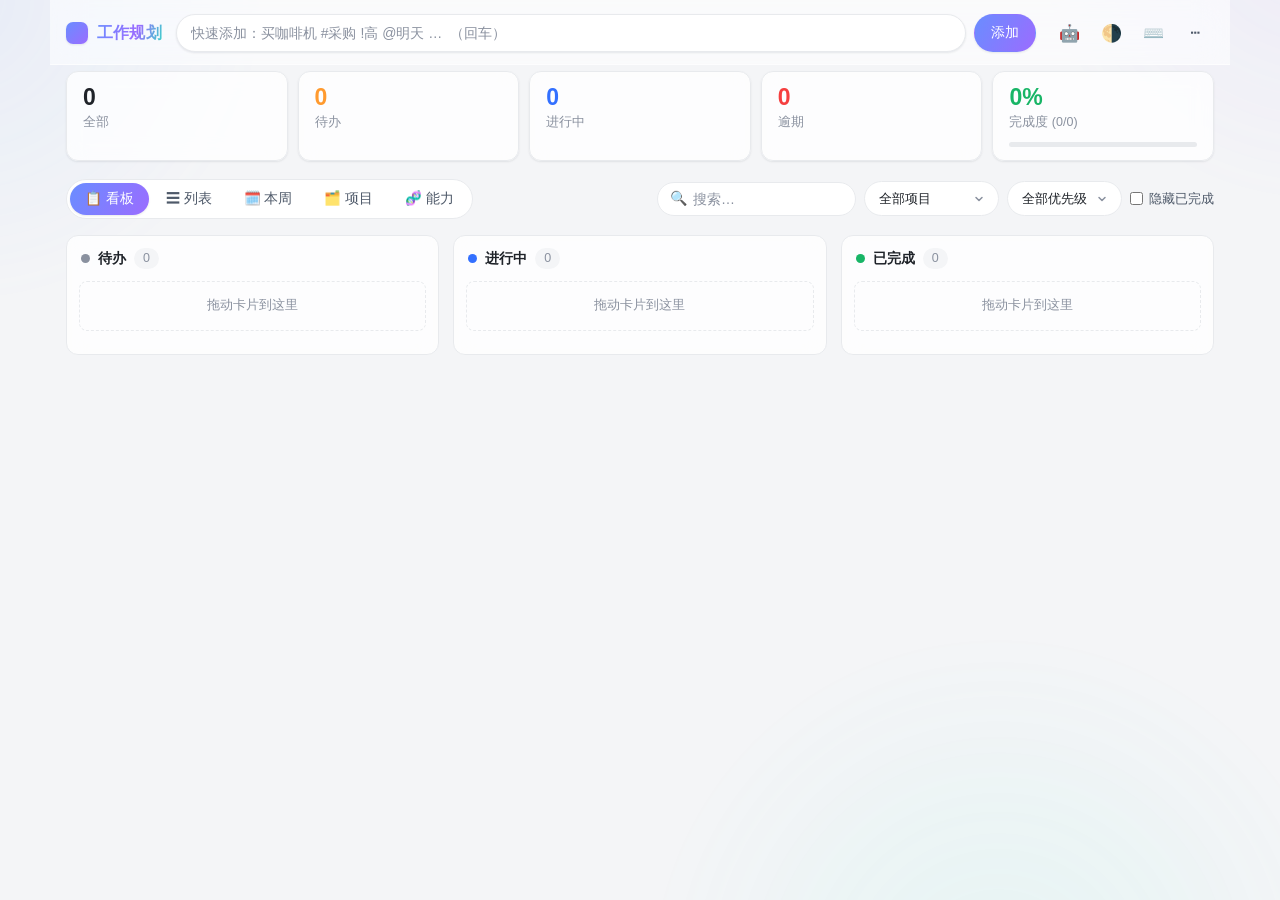
<file: index.html>
<!DOCTYPE html>
<html lang="zh-CN">
<head>
<meta charset="UTF-8" />
<meta name="viewport" content="width=device-width, initial-scale=1.0, viewport-fit=cover" />
<meta name="description" content="工作规划 — 看板、列表、本周计划三视图，纯本地存储、可离线安装的工作规划记录应用。" />
<meta name="theme-color" content="#3370ff" />
<title>工作规划 · Planner</title>
<link rel="icon" href="./icon.svg" type="image/svg+xml" />
<link rel="apple-touch-icon" href="./icons/icon-192.png" />
<link rel="manifest" href="./manifest.webmanifest" />
<link rel="stylesheet" href="./styles.css" />
</head>
<body>
<div id="app">
  <!-- Top bar -->
  <header class="topbar">
    <div class="brand">
      <span class="brand-mark" aria-hidden="true"></span>
      <span class="brand-name">工作规划</span>
    </div>

    <form class="quick-add" id="quickAddForm" autocomplete="off">
      <input id="quickAdd" type="text" placeholder="快速添加：买咖啡机 #采购 !高 @明天 …  （回车）" aria-label="快速添加工作项" />
      <button type="submit" class="btn primary" title="添加 (Enter)">添加</button>
    </form>

    <div class="topbar-actions">
      <button class="icon-btn" id="aiBtn" title="AI 总结" aria-label="AI 总结">🤖</button>
      <button class="icon-btn" id="themeBtn" title="切换主题" aria-label="切换主题">🌗</button>
      <button class="icon-btn" id="helpBtn" title="快捷键 (?)" aria-label="快捷键帮助">⌨️</button>
      <div class="menu">
        <button class="icon-btn" id="moreBtn" title="更多" aria-label="更多" aria-haspopup="true">⋯</button>
        <div class="menu-pop" id="morePop" role="menu" hidden>
          <button role="menuitem" data-act="ai-settings">⚙️ AI 设置</button>
          <button role="menuitem" data-act="export">⬇️ 导出备份 (JSON)</button>
          <button role="menuitem" data-act="import">⬆️ 导入备份</button>
          <button role="menuitem" data-act="sample">✨ 载入示例数据</button>
          <button role="menuitem" data-act="clear" class="danger">🗑️ 清空全部</button>
        </div>
      </div>
      <input type="file" id="importFile" accept="application/json" hidden />
    </div>
  </header>

  <!-- Stats -->
  <section class="stats" id="stats" aria-label="统计概览"></section>

  <!-- Controls -->
  <section class="controls">
    <div class="views" role="tablist" aria-label="视图切换">
      <button class="view-tab" role="tab" data-view="board">📋 看板</button>
      <button class="view-tab" role="tab" data-view="list">☰ 列表</button>
      <button class="view-tab" role="tab" data-view="week">🗓️ 本周</button>
      <button class="view-tab" role="tab" data-view="project">🗂️ 项目</button>
      <button class="view-tab" role="tab" data-view="ability">🧬 能力</button>
    </div>

    <div class="control-right">
      <div class="search-box">
        <span aria-hidden="true">🔍</span>
        <input id="search" type="search" placeholder="搜索…" aria-label="搜索" />
      </div>
      <select id="projectFilter" class="select-sm" aria-label="按项目筛选"></select>
      <select id="priorityFilter" class="select-sm" aria-label="按优先级筛选">
        <option value="all">全部优先级</option>
        <option value="high">高</option>
        <option value="mid">中</option>
        <option value="low">低</option>
      </select>
      <label class="hide-done">
        <input type="checkbox" id="hideDone" /> 隐藏已完成
      </label>
    </div>
  </section>

  <!-- View container -->
  <main id="viewRoot" class="view-root"></main>
</div>

<!-- Task editor modal -->
<div class="overlay" id="overlay" hidden>
  <div class="modal" role="dialog" aria-modal="true" aria-labelledby="modalTitle">
    <div class="modal-head">
      <h2 id="modalTitle">新建工作项</h2>
      <button class="icon-btn" id="modalClose" aria-label="关闭">✕</button>
    </div>
    <div class="modal-body">
      <input type="hidden" id="fId" />
      <div class="field">
        <label for="fTitle">标题 *</label>
        <input id="fTitle" type="text" placeholder="要做什么？" />
      </div>
      <div class="field">
        <label for="fNotes">描述 / 备注</label>
        <textarea id="fNotes" rows="3" placeholder="补充细节…"></textarea>
      </div>
      <div class="grid-2">
        <div class="field">
          <label for="fProject">项目</label>
          <select id="fProject"></select>
        </div>
        <div class="field">
          <label for="fPriority">优先级</label>
          <select id="fPriority">
            <option value="high">🔴 高</option>
            <option value="mid" selected>🟠 中</option>
            <option value="low">🟢 低</option>
          </select>
        </div>
      </div>
      <div class="grid-2">
        <div class="field">
          <label for="fStatus">状态</label>
          <select id="fStatus">
            <option value="todo">待办</option>
            <option value="doing">进行中</option>
            <option value="done">已完成</option>
          </select>
        </div>
        <div class="field">
          <label for="fDue">截止日期</label>
          <input id="fDue" type="date" />
        </div>
      </div>

      <div class="field">
        <label>子任务（清单）</label>
        <ul class="subtasks" id="subList"></ul>
        <div class="subtask-add">
          <input id="subInput" type="text" placeholder="添加子任务后回车…" />
        </div>
      </div>
    </div>
    <div class="modal-foot">
      <button class="btn danger-ghost" id="deleteBtn" hidden>删除</button>
      <span class="spacer"></span>
      <button class="btn" id="cancelBtn">取消</button>
      <button class="btn primary" id="saveBtn">保存</button>
    </div>
  </div>
</div>

<!-- Projects manager modal -->
<div class="overlay" id="projOverlay" hidden>
  <div class="modal modal-sm" role="dialog" aria-modal="true" aria-labelledby="projTitle">
    <div class="modal-head">
      <h2 id="projTitle">管理项目</h2>
      <button class="icon-btn" id="projClose" aria-label="关闭">✕</button>
    </div>
    <div class="modal-body">
      <ul class="proj-list" id="projList"></ul>
      <form class="proj-add" id="projAddForm">
        <input id="projName" type="text" placeholder="新项目名称…" />
        <input id="projColor" type="color" value="#3370ff" title="项目颜色" />
        <button class="btn primary" type="submit">添加</button>
      </form>
    </div>
  </div>
</div>

<!-- Project detail / editor modal -->
<div class="overlay" id="projDetailOverlay" hidden>
  <div class="modal" role="dialog" aria-modal="true" aria-labelledby="pdTitle">
    <div class="modal-head">
      <h2 id="pdTitle">新建长期项目</h2>
      <button class="icon-btn" id="pdClose" aria-label="关闭">✕</button>
    </div>
    <div class="modal-body">
      <div class="field">
        <label for="pdName">项目名称 *</label>
        <input id="pdName" type="text" placeholder="例如：新版产品上线" />
      </div>
      <div class="field">
        <label for="pdGoal">目标 / 描述</label>
        <textarea id="pdGoal" rows="2" placeholder="一句话说明这个长期项目想达成什么…"></textarea>
      </div>
      <div class="grid-2">
        <div class="field">
          <label for="pdStatus">状态</label>
          <select id="pdStatus">
            <option value="active">进行中</option>
            <option value="paused">搁置</option>
            <option value="done">已完成</option>
          </select>
        </div>
        <div class="field">
          <label for="pdDue">目标截止日期</label>
          <input id="pdDue" type="date" />
        </div>
      </div>
      <div class="field">
        <label>颜色</label>
        <input id="pdColor" type="color" value="#3370ff" style="width:52px;height:38px;padding:2px" />
      </div>
      <div class="field">
        <label>里程碑</label>
        <ul class="subtasks" id="pdMsList"></ul>
        <div class="subtask-add"><input id="pdMsInput" type="text" placeholder="添加里程碑后回车…" /></div>
      </div>
      <div class="field">
        <label>项目下的任务</label>
        <div id="pdTasks"></div>
      </div>
    </div>
    <div class="modal-foot">
      <button class="btn danger-ghost" id="pdDelete" hidden>删除项目</button>
      <span class="spacer"></span>
      <button class="btn" id="pdCancel">取消</button>
      <button class="btn primary" id="pdSave">保存</button>
    </div>
  </div>
</div>

<!-- Help modal -->
<div class="overlay" id="helpOverlay" hidden>
  <div class="modal modal-sm" role="dialog" aria-modal="true" aria-labelledby="helpTitle">
    <div class="modal-head">
      <h2 id="helpTitle">快捷键 & 用法</h2>
      <button class="icon-btn" id="helpClose" aria-label="关闭">✕</button>
    </div>
    <div class="modal-body help-body">
      <h3>键盘快捷键</h3>
      <table class="kbd-table">
        <tr><td><kbd>N</kbd></td><td>新建工作项</td></tr>
        <tr><td><kbd>/</kbd></td><td>聚焦搜索</td></tr>
        <tr><td><kbd>1</kbd> <kbd>2</kbd> <kbd>3</kbd> <kbd>4</kbd> <kbd>5</kbd></td><td>看板 / 列表 / 本周 / 项目 / 能力</td></tr>
        <tr><td><kbd>?</kbd></td><td>打开本帮助</td></tr>
        <tr><td><kbd>Esc</kbd></td><td>关闭弹窗</td></tr>
      </table>
      <h3>快速添加语法</h3>
      <p>在顶部输入框里，一行写完所有信息：</p>
      <ul>
        <li><code>#项目名</code> — 归入项目（不存在会自动创建）</li>
        <li><code>!高</code> / <code>!中</code> / <code>!低</code>（或 <code>!h !m !l</code>）— 优先级</li>
        <li><code>@今天</code> <code>@明天</code> <code>@后天</code> <code>@周一</code>…<code>@周日</code> 或 <code>@2026-07-01</code> — 截止日期</li>
      </ul>
      <p class="muted">例：<code>完成季度汇报 #规划 !高 @周五</code></p>
      <h3>拖拽</h3>
      <ul>
        <li><b>看板</b>：拖动卡片在「待办 / 进行中 / 已完成」之间移动，或调整顺序。</li>
        <li><b>本周</b>：把卡片拖到某一天即设为该天截止；拖到「无日期」清除日期。</li>
      </ul>
      <p class="muted">数据保存在本浏览器本地，定期用「导出备份」以防丢失。</p>
      <h3>🗂️ 长期项目 & 短期任务</h3>
      <ul>
        <li><b>长期项目</b>是持续推进的大目标，带目标、状态、截止日和里程碑；<b>短期任务</b>归属于某个项目（编辑任务时选「项目」即可）。</li>
        <li>在「🗂️ 项目」视图里，每个长期项目一张卡，自动汇总旗下任务的<b>进度</b>与里程碑完成度；点卡片可编辑项目、管理里程碑与任务。各项目锻炼了你哪些能力，统一在「🧬 能力」面板的「📊 项目能力」里查看。</li>
      </ul>
      <h3>🧬 能力面板 & 🤖 AI</h3>
      <ul>
        <li><b>能力面板</b>：每完成一个工作项，系统会分析它锻炼了哪些能力并加分、升级，长期沉淀为你的能力雷达图。</li>
        <li><b>AI 总结</b>：点右上角 🤖 一键生成今日/本周工作进展总结。默认离线本地引擎；在「AI 设置」里填入 OpenAI API Key 可切换到 OpenAI，更智能。</li>
      </ul>
    </div>
  </div>
</div>

<!-- AI summary modal -->
<div class="overlay" id="aiOverlay" hidden>
  <div class="modal modal-lg" role="dialog" aria-modal="true" aria-labelledby="aiTitle">
    <div class="modal-head">
      <h2 id="aiTitle">🤖 AI 工作总结</h2>
      <button class="icon-btn" id="aiClose" aria-label="关闭">✕</button>
    </div>
    <div class="modal-body">
      <div class="ai-tabs" id="aiTabs">
        <button class="ai-tab active" data-range="today">今日</button>
        <button class="ai-tab" data-range="week">本周</button>
        <button class="ai-tab" data-range="all">全部进行中</button>
        <span class="ai-engine" id="aiEngine"><span class="dot2"></span>本地引擎</span>
        <button class="ai-histbtn" id="aiHistBtn" title="历史总结">🕘 历史</button>
      </div>
      <div class="ai-history" id="aiHistory" hidden></div>
      <div class="ai-out" id="aiOut"></div>
    </div>
    <div class="modal-foot">
      <button class="btn" id="aiSettingsLink">⚙️ 接入 OpenAI（更强）</button>
      <span class="spacer"></span>
      <button class="btn" id="aiCopy">复制</button>
      <button class="btn primary" id="aiRegen">重新生成</button>
    </div>
  </div>
</div>

<!-- AI settings modal -->
<div class="overlay" id="settingsOverlay" hidden>
  <div class="modal modal-sm" role="dialog" aria-modal="true" aria-labelledby="setTitle">
    <div class="modal-head">
      <h2 id="setTitle">⚙️ AI 设置</h2>
      <button class="icon-btn" id="setClose" aria-label="关闭">✕</button>
    </div>
    <div class="modal-body">
      <div class="field">
        <label>分析引擎</label>
        <div class="seg" id="engineSeg">
          <button data-engine="local">本地（离线·免费）</button>
          <button data-engine="openai">OpenAI（更智能）</button>
        </div>
        <div class="hint">本地引擎用关键词规则分析，无需联网、不花钱；OpenAI 引擎用官方 SDK 调用你自己的 API，对总结与能力归因更精准。</div>
      </div>
      <div id="aiFields">
        <div class="field">
          <label for="setKey">OpenAI API Key</label>
          <div class="key-row">
            <input id="setKey" type="password" placeholder="sk-..." autocomplete="off" />
            <button class="btn" id="setKeyToggle" type="button">显示</button>
          </div>
          <div class="hint warn">⚠️ 密钥仅保存在你的浏览器本地（localStorage），并由你的浏览器直接请求 OpenAI。请勿在公用电脑上使用。</div>
        </div>
        <div class="field">
          <label for="setBaseUrl">接口地址 Base URL（可选）</label>
          <input id="setBaseUrl" list="baseUrlList" placeholder="留空＝官方 https://api.openai.com/v1" autocomplete="off" spellcheck="false" />
          <datalist id="baseUrlList">
            <option value="https://api.openai.com/v1"></option>
            <option value="https://api.deepseek.com/v1"></option>
            <option value="https://api.moonshot.cn/v1"></option>
            <option value="https://dashscope.aliyuncs.com/compatible-mode/v1"></option>
            <option value="https://openrouter.ai/api/v1"></option>
            <option value="http://localhost:11434/v1"></option>
          </datalist>
          <div class="hint">用官方 OpenAI SDK 协议，可指向任何<b>兼容 OpenAI</b>的服务（DeepSeek / Moonshot / 通义 / OpenRouter / Ollama 等）。留空即用官方接口。注意：该地址需允许浏览器跨域（CORS）。</div>
        </div>
        <div class="field">
          <label for="setModel">模型（可直接输入任意模型名）</label>
          <input id="setModel" list="modelList" placeholder="gpt-4o" autocomplete="off" spellcheck="false" />
          <datalist id="modelList">
            <option value="gpt-4o"></option>
            <option value="gpt-4o-mini"></option>
            <option value="gpt-4.1"></option>
            <option value="gpt-4.1-mini"></option>
            <option value="o4-mini"></option>
            <option value="gpt-5"></option>
          </datalist>
          <div class="hint">从建议中选择，或手动输入你账号下可用的任意模型 ID。</div>
        </div>
        <div class="field">
          <button class="btn" id="setTest" type="button">🔌 测试连接</button>
          <div class="hint" id="setTestResult"></div>
        </div>
      </div>
    </div>
    <div class="modal-foot">
      <span class="spacer"></span>
      <button class="btn" id="setCancel">取消</button>
      <button class="btn primary" id="setSave">保存</button>
    </div>
  </div>
</div>

<!-- Level-up celebration -->
<div class="levelup" id="levelup" hidden>
  <div class="lu-card"><div id="luTitle">⬆️ 升级！</div><div class="lu-sub" id="luSub"></div></div>
</div>

<!-- Toast -->
<div class="toast" id="toast" hidden role="status" aria-live="polite">
  <span id="toastMsg"></span>
  <button id="toastAction" hidden></button>
</div>

<script src="./app.js"></script>
</body>
</html>
</file>
<file: styles.css>
/* ============ Design tokens ============ */
:root {
  --bg: #f4f5f7;
  --bg-elev: #ffffff;
  --card: #ffffff;
  --text: #1f2329;
  --text-2: #4e5969;
  --muted: #8a919f;
  --border: #e8eaed;
  --border-strong: #d6dae0;
  --accent: #3370ff;
  --accent-soft: #ecf2ff;
  --accent-text: #2a5fe0;
  --p-high: #f53f3f;
  --p-mid: #ff9a2e;
  --p-low: #18b566;
  --done: #18b566;
  --danger: #f53f3f;
  --shadow-sm: 0 1px 2px rgba(20,30,50,.06), 0 1px 3px rgba(20,30,50,.04);
  --shadow-md: 0 2px 8px rgba(20,30,50,.08), 0 8px 24px rgba(20,30,50,.06);
  --shadow-lg: 0 12px 48px rgba(20,30,50,.18);
  --radius: 12px;
  --radius-sm: 8px;
  --r-pill: 999px;
  --ease: cubic-bezier(.2,.7,.3,1);
  color-scheme: light;
}
:root[data-theme="dark"] {
  --bg: #16171a;
  --bg-elev: #1e1f24;
  --card: #232429;
  --text: #e9eaec;
  --text-2: #b6b9c0;
  --muted: #888c96;
  --border: #303236;
  --border-strong: #3c3f45;
  --accent: #5b8bff;
  --accent-soft: #24304d;
  --accent-text: #8fb0ff;
  --p-high: #ff5b5b;
  --p-mid: #ffab47;
  --p-low: #2ecf80;
  --done: #2ecf80;
  --danger: #ff5b5b;
  --shadow-sm: 0 1px 2px rgba(0,0,0,.3);
  --shadow-md: 0 4px 16px rgba(0,0,0,.4);
  --shadow-lg: 0 16px 56px rgba(0,0,0,.55);
  color-scheme: dark;
}

* { box-sizing: border-box; margin: 0; padding: 0; }
html, body { height: 100%; }
body {
  font-family: -apple-system, BlinkMacSystemFont, "Segoe UI", "PingFang SC", "Hiragino Sans GB", "Microsoft YaHei", sans-serif;
  background: var(--bg);
  color: var(--text);
  font-size: 14px;
  line-height: 1.55;
  -webkit-font-smoothing: antialiased;
  -webkit-tap-highlight-color: transparent;
}
#app { max-width: 1180px; margin: 0 auto; padding: 0 16px 96px; }
button { font-family: inherit; cursor: pointer; }
input, select, textarea { font-family: inherit; font-size: 14px; }
::placeholder { color: var(--muted); }

/* ============ Top bar ============ */
.topbar {
  position: sticky; top: 0; z-index: 20;
  display: flex; align-items: center; gap: 14px;
  padding: 14px 0 12px;
  background: color-mix(in srgb, var(--bg) 86%, transparent);
  backdrop-filter: saturate(1.4) blur(8px);
  -webkit-backdrop-filter: saturate(1.4) blur(8px);
}
.brand { display: flex; align-items: center; gap: 9px; flex-shrink: 0; }
.brand-mark {
  width: 22px; height: 22px; border-radius: 7px;
  background: linear-gradient(135deg, var(--accent), #7aa0ff);
  box-shadow: var(--shadow-sm);
}
.brand-name { font-weight: 700; font-size: 16px; letter-spacing: .2px; }
@media (max-width: 640px) { .brand-name { display: none; } }

.quick-add { flex: 1; display: flex; gap: 8px; min-width: 0; }
.quick-add input {
  flex: 1; min-width: 0;
  padding: 10px 14px; border-radius: var(--r-pill);
  border: 1px solid var(--border); background: var(--bg-elev); color: var(--text);
  box-shadow: var(--shadow-sm); transition: border-color .15s, box-shadow .15s;
}
.quick-add input:focus { outline: none; border-color: var(--accent); box-shadow: 0 0 0 3px var(--accent-soft); }

.topbar-actions { display: flex; align-items: center; gap: 4px; flex-shrink: 0; }

.btn {
  border: 1px solid var(--border); background: var(--bg-elev); color: var(--text);
  padding: 9px 16px; border-radius: var(--r-pill); font-size: 14px; font-weight: 500;
  transition: .15s var(--ease); white-space: nowrap;
}
.btn:hover { border-color: var(--border-strong); }
.btn.primary { background: var(--accent); color: #fff; border-color: var(--accent); box-shadow: var(--shadow-sm); }
.btn.primary:hover { filter: brightness(1.06); }
.btn.danger-ghost { color: var(--danger); border-color: transparent; background: transparent; }
.btn.danger-ghost:hover { background: color-mix(in srgb, var(--danger) 12%, transparent); }

.icon-btn {
  border: none; background: transparent; color: var(--text-2);
  width: 38px; height: 38px; border-radius: 10px; font-size: 17px;
  display: inline-flex; align-items: center; justify-content: center; transition: .15s;
}
.icon-btn:hover { background: var(--bg-elev); color: var(--text); }

.menu { position: relative; }
.menu-pop {
  position: absolute; right: 0; top: 44px; z-index: 40;
  background: var(--bg-elev); border: 1px solid var(--border); border-radius: var(--radius);
  box-shadow: var(--shadow-lg); padding: 6px; min-width: 210px;
}
.menu-pop button {
  display: block; width: 100%; text-align: left; border: none; background: transparent;
  color: var(--text); padding: 10px 12px; border-radius: var(--radius-sm); font-size: 14px;
}
.menu-pop button:hover { background: var(--bg); }
.menu-pop button.danger { color: var(--danger); }

/* ============ Stats ============ */
.stats { display: grid; grid-template-columns: repeat(5, 1fr); gap: 10px; margin: 6px 0 18px; }
.stat {
  background: var(--card); border: 1px solid var(--border); border-radius: var(--radius);
  padding: 13px 16px; box-shadow: var(--shadow-sm);
}
.stat .num { font-size: 23px; font-weight: 700; line-height: 1.1; }
.stat .lbl { font-size: 12.5px; color: var(--muted); margin-top: 3px; }
.stat .bar { height: 5px; border-radius: 3px; background: var(--border); margin-top: 9px; overflow: hidden; }
.stat .bar > i { display: block; height: 100%; background: var(--done); border-radius: 3px; transition: width .4s var(--ease); }
@media (max-width: 760px) { .stats { grid-template-columns: repeat(2, 1fr); } .stat.wide { grid-column: span 2; } }

/* ============ Controls ============ */
.controls { display: flex; align-items: center; justify-content: space-between; gap: 12px; flex-wrap: wrap; margin-bottom: 16px; }
.views { display: inline-flex; background: var(--bg-elev); border: 1px solid var(--border); border-radius: var(--r-pill); padding: 3px; gap: 2px; }
.view-tab {
  border: none; background: transparent; color: var(--text-2);
  padding: 7px 15px; border-radius: var(--r-pill); font-size: 13.5px; font-weight: 500; transition: .15s;
}
.view-tab.active { background: var(--accent); color: #fff; box-shadow: var(--shadow-sm); }

.control-right { display: flex; align-items: center; gap: 8px; flex-wrap: wrap; }
.search-box {
  display: flex; align-items: center; gap: 6px; padding: 0 12px;
  background: var(--bg-elev); border: 1px solid var(--border); border-radius: var(--r-pill);
}
.search-box input { border: none; background: transparent; color: var(--text); padding: 8px 0; width: 150px; }
.search-box input:focus { outline: none; }
.select-sm {
  appearance: none; -webkit-appearance: none; -moz-appearance: none;
  padding: 9px 34px 9px 14px; border-radius: var(--r-pill); border: 1px solid var(--border);
  background-color: var(--bg-elev); color: var(--text); font-size: 13px; cursor: pointer;
  background-image: url("data:image/svg+xml,%3Csvg xmlns='http://www.w3.org/2000/svg' width='12' height='12' viewBox='0 0 24 24' fill='none' stroke='%238a919f' stroke-width='3' stroke-linecap='round' stroke-linejoin='round'%3E%3Cpolyline points='6 9 12 15 18 9'/%3E%3C/svg%3E");
  background-repeat: no-repeat; background-position: right 13px center; background-size: 12px;
  transition: border-color .15s var(--ease), box-shadow .15s var(--ease), background-color .15s var(--ease);
}
.select-sm:hover { border-color: var(--border-strong); background-color: var(--card); }
.select-sm:focus-visible, .select-sm:focus { outline: none; border-color: var(--accent); box-shadow: 0 0 0 3px var(--accent-soft); }
.hide-done { display: inline-flex; align-items: center; gap: 6px; color: var(--text-2); font-size: 13px; user-select: none; cursor: pointer; }
.hide-done input { accent-color: var(--accent); }

/* ============ Board view ============ */
.board { display: grid; grid-template-columns: repeat(3, 1fr); gap: 14px; align-items: start; }
.column {
  background: var(--bg-elev); border: 1px solid var(--border); border-radius: var(--radius);
  padding: 12px; min-height: 120px; transition: background .15s, box-shadow .15s;
}
.column.drag-over { background: var(--accent-soft); box-shadow: inset 0 0 0 2px var(--accent); }
.column-head { display: flex; align-items: center; gap: 8px; margin-bottom: 12px; padding: 0 2px; }
.column-head .ct-dot { width: 9px; height: 9px; border-radius: 50%; }
.column-head .ct-name { font-weight: 600; }
.column-head .ct-count { color: var(--muted); font-size: 12.5px; background: var(--bg); border-radius: var(--r-pill); padding: 1px 9px; }
.column-body { display: flex; flex-direction: column; gap: 9px; min-height: 30px; }
@media (max-width: 760px) {
  .board { grid-template-columns: 1fr; }
}

/* ============ Card ============ */
.card {
  background: var(--card); border: 1px solid var(--border); border-radius: 10px;
  padding: 11px 12px 11px 14px; box-shadow: var(--shadow-sm);
  position: relative; cursor: grab; transition: box-shadow .15s, transform .12s, opacity .15s;
}
.card:hover { box-shadow: var(--shadow-md); }
.card:active { cursor: grabbing; }
.card.dragging { opacity: .4; }
.card::before {
  content: ""; position: absolute; left: 0; top: 8px; bottom: 8px; width: 3px; border-radius: 3px; background: var(--p-mid);
}
.card.p-high::before { background: var(--p-high); }
.card.p-low::before { background: var(--p-low); }
.card.is-done { opacity: .62; }
.card.is-done .card-title { text-decoration: line-through; color: var(--muted); }

.card-top { display: flex; align-items: flex-start; gap: 8px; }
.card-check {
  width: 18px; height: 18px; border-radius: 6px; border: 2px solid var(--border-strong);
  flex-shrink: 0; margin-top: 1px; display: flex; align-items: center; justify-content: center;
  color: #fff; font-size: 11px; transition: .15s;
}
.card-check:hover { border-color: var(--done); }
.card-check.on { background: var(--done); border-color: var(--done); }
.card-title { font-weight: 600; font-size: 14px; word-break: break-word; flex: 1; }
.card-notes { color: var(--text-2); font-size: 12.5px; margin-top: 4px; white-space: pre-wrap; word-break: break-word;
  display: -webkit-box; -webkit-line-clamp: 3; -webkit-box-orient: vertical; overflow: hidden; }
.card-meta { display: flex; align-items: center; gap: 6px; flex-wrap: wrap; margin-top: 9px; }
.pill { font-size: 11.5px; padding: 2px 8px; border-radius: var(--r-pill); display: inline-flex; align-items: center; gap: 4px; line-height: 1.6; }
.pill.proj { color: #fff; }
.pill.due { background: var(--bg); color: var(--text-2); border: 1px solid var(--border); }
.pill.due.over { color: var(--p-high); border-color: color-mix(in srgb, var(--p-high) 40%, var(--border)); }
.pill.due.soon { color: var(--p-mid); }
.pill.subs { background: var(--bg); color: var(--text-2); border: 1px solid var(--border); }
.card-progress { height: 4px; border-radius: 3px; background: var(--border); margin-top: 9px; overflow: hidden; }
.card-progress > i { display: block; height: 100%; background: var(--accent); transition: width .3s; }

/* ============ List view ============ */
.list-group { margin-bottom: 18px; }
.list-group > h3 { font-size: 13px; color: var(--muted); font-weight: 600; margin: 0 2px 8px; display: flex; align-items: center; gap: 8px; }
.list-group > h3 .gcount { background: var(--bg-elev); border: 1px solid var(--border); border-radius: var(--r-pill); padding: 0 8px; }
.list { display: flex; flex-direction: column; gap: 7px; }
.row {
  display: flex; align-items: center; gap: 11px;
  background: var(--card); border: 1px solid var(--border); border-radius: 10px;
  padding: 10px 13px; box-shadow: var(--shadow-sm); transition: box-shadow .15s;
}
.row:hover { box-shadow: var(--shadow-md); }
.row.is-done .row-title { text-decoration: line-through; color: var(--muted); }
.row-main { flex: 1; min-width: 0; cursor: pointer; }
.row-title { font-weight: 600; word-break: break-word; }
.row-sub { display: flex; gap: 6px; flex-wrap: wrap; margin-top: 3px; align-items: center; }
.row-actions { display: flex; gap: 2px; flex-shrink: 0; }
.mini-sel {
  appearance: none; -webkit-appearance: none; -moz-appearance: none;
  padding: 5px 26px 5px 10px; border-radius: var(--r-pill); border: 1px solid var(--border);
  background-color: var(--bg-elev); color: var(--text); font-size: 12.5px; cursor: pointer;
  background-image: url("data:image/svg+xml,%3Csvg xmlns='http://www.w3.org/2000/svg' width='10' height='10' viewBox='0 0 24 24' fill='none' stroke='%238a919f' stroke-width='3' stroke-linecap='round' stroke-linejoin='round'%3E%3Cpolyline points='6 9 12 15 18 9'/%3E%3C/svg%3E");
  background-repeat: no-repeat; background-position: right 9px center; background-size: 10px;
  transition: border-color .15s var(--ease), box-shadow .15s var(--ease), background-color .15s var(--ease);
}
.mini-sel:hover { border-color: var(--border-strong); background-color: var(--card); }
.mini-sel:focus-visible, .mini-sel:focus { outline: none; border-color: var(--accent); box-shadow: 0 0 0 3px var(--accent-soft); }

/* ============ Week view ============ */
.week { display: grid; grid-template-columns: repeat(4, 1fr); gap: 12px; }
@media (max-width: 980px) { .week { grid-template-columns: repeat(2, 1fr); } }
@media (max-width: 560px) { .week { grid-template-columns: 1fr; } }
.day {
  background: var(--bg-elev); border: 1px solid var(--border); border-radius: var(--radius); padding: 11px;
  min-height: 110px; transition: background .15s, box-shadow .15s;
}
.day.drag-over { background: var(--accent-soft); box-shadow: inset 0 0 0 2px var(--accent); }
.day.today { border-color: var(--accent); box-shadow: 0 0 0 1px var(--accent); }
.day-head { display: flex; align-items: baseline; justify-content: space-between; margin-bottom: 10px; }
.day-name { font-weight: 700; }
.day-name .wd { color: var(--muted); font-weight: 500; font-size: 12px; margin-left: 5px; }
.day-date { color: var(--muted); font-size: 12px; }
.day.today .day-name { color: var(--accent); }
.day-body { display: flex; flex-direction: column; gap: 8px; min-height: 24px; }
.day.backlog { grid-column: 1 / -1; background: var(--card); }

/* ============ Empty ============ */
.empty { text-align: center; color: var(--muted); padding: 56px 20px; }
.empty .big { font-size: 44px; margin-bottom: 12px; }
.empty .hint { font-size: 13px; margin-top: 6px; }
.col-empty { color: var(--muted); font-size: 12.5px; text-align: center; padding: 14px 6px; border: 1px dashed var(--border); border-radius: 8px; }

/* ============ Modal ============ */
.overlay {
  position: fixed; inset: 0; z-index: 60; display: flex; align-items: center; justify-content: center;
  padding: 16px; background: rgba(15,20,30,.45); animation: fade .15s var(--ease);
}
.overlay[hidden] { display: none; }
.modal {
  background: var(--bg-elev); border: 1px solid var(--border); border-radius: 16px;
  width: 100%; max-width: 520px; max-height: 90vh; overflow: auto; box-shadow: var(--shadow-lg);
  animation: pop .18s var(--ease);
}
.modal-sm { max-width: 420px; }
.modal-head { display: flex; align-items: center; justify-content: space-between; padding: 18px 20px 0; }
.modal-head h2 { font-size: 17px; }
.modal-body { padding: 16px 20px; }
.modal-foot { display: flex; align-items: center; gap: 8px; padding: 0 20px 18px; }
.modal-foot .spacer { flex: 1; }
.field { margin-bottom: 14px; }
.field > label { display: block; font-size: 12.5px; color: var(--muted); margin-bottom: 6px; font-weight: 500; }
.field input, .field textarea, .field select {
  width: 100%; padding: 10px 12px; border-radius: var(--radius-sm);
  border: 1px solid var(--border); background: var(--bg); color: var(--text);
}
.field input:focus, .field textarea:focus, .field select:focus { outline: none; border-color: var(--accent); box-shadow: 0 0 0 3px var(--accent-soft); }
.field textarea { resize: vertical; }
.field select {
  appearance: none; -webkit-appearance: none; -moz-appearance: none;
  padding-right: 36px; cursor: pointer;
  background-image: url("data:image/svg+xml,%3Csvg xmlns='http://www.w3.org/2000/svg' width='12' height='12' viewBox='0 0 24 24' fill='none' stroke='%238a919f' stroke-width='3' stroke-linecap='round' stroke-linejoin='round'%3E%3Cpolyline points='6 9 12 15 18 9'/%3E%3C/svg%3E");
  background-repeat: no-repeat; background-position: right 13px center; background-size: 12px;
}
.field select:hover { border-color: var(--border-strong); }
input[type="checkbox"], input[type="radio"] { accent-color: var(--accent); }
.field input.err { border-color: var(--danger); }
.grid-2 { display: grid; grid-template-columns: 1fr 1fr; gap: 12px; }

.subtasks { list-style: none; display: flex; flex-direction: column; gap: 6px; margin-bottom: 8px; }
.subtasks li { display: flex; align-items: center; gap: 9px; background: var(--bg); border: 1px solid var(--border); border-radius: 8px; padding: 7px 10px; }
.subtasks li.done span { text-decoration: line-through; color: var(--muted); }
.subtasks li input[type=checkbox] { accent-color: var(--done); width: 16px; height: 16px; }
.subtasks li span { flex: 1; word-break: break-word; }
.subtasks li button { border: none; background: transparent; color: var(--muted); font-size: 15px; }
.subtasks li button:hover { color: var(--danger); }
.subtask-add input { width: 100%; padding: 9px 12px; border-radius: var(--radius-sm); border: 1px dashed var(--border-strong); background: transparent; color: var(--text); }
.subtask-add input:focus { outline: none; border-style: solid; border-color: var(--accent); }

/* Projects manager */
.proj-list { list-style: none; display: flex; flex-direction: column; gap: 7px; margin-bottom: 14px; }
.proj-list li { display: flex; align-items: center; gap: 10px; padding: 8px 10px; border: 1px solid var(--border); border-radius: 8px; }
.proj-list .swatch { width: 16px; height: 16px; border-radius: 5px; flex-shrink: 0; }
.proj-list .pname { flex: 1; }
.proj-list .pcount { color: var(--muted); font-size: 12px; }
.proj-add { display: flex; gap: 8px; }
.proj-add input[type=text] { flex: 1; padding: 9px 12px; border-radius: var(--radius-sm); border: 1px solid var(--border); background: var(--bg); color: var(--text); }
.proj-add input[type=color] { width: 42px; height: 40px; padding: 2px; border: 1px solid var(--border); border-radius: var(--radius-sm); background: var(--bg); }

/* Help */
.help-body h3 { font-size: 13.5px; margin: 16px 0 8px; color: var(--accent-text); }
.help-body h3:first-child { margin-top: 0; }
.help-body ul { padding-left: 18px; color: var(--text-2); }
.help-body li { margin: 3px 0; }
.help-body p { color: var(--text-2); margin: 4px 0; }
.help-body code { background: var(--bg); border: 1px solid var(--border); border-radius: 5px; padding: 1px 6px; font-size: 12.5px; }
.help-body .muted { color: var(--muted); font-size: 12.5px; }
.kbd-table { width: 100%; border-collapse: collapse; }
.kbd-table td { padding: 5px 4px; color: var(--text-2); }
.kbd-table td:first-child { width: 130px; }
kbd { background: var(--bg); border: 1px solid var(--border-strong); border-bottom-width: 2px; border-radius: 6px; padding: 2px 7px; font-size: 12px; font-family: inherit; color: var(--text); }

/* Toast */
.toast {
  position: fixed; left: 50%; bottom: 24px; transform: translateX(-50%);
  background: #2a2d34; color: #fff; padding: 12px 16px; border-radius: var(--r-pill);
  box-shadow: var(--shadow-lg); display: flex; align-items: center; gap: 14px; z-index: 80;
  animation: toastin .25s var(--ease); max-width: 90vw;
}
.toast[hidden] { display: none; }
.toast button { border: none; background: transparent; color: #7aa6ff; font-weight: 600; font-size: 14px; }

@keyframes fade { from { opacity: 0; } }
@keyframes pop { from { opacity: 0; transform: translateY(8px) scale(.98); } }
@keyframes toastin { from { opacity: 0; transform: translate(-50%, 12px); } }
@media (prefers-reduced-motion: reduce) { * { animation: none !important; transition: none !important; } }

/* ============================================================
   ✨ Cool-UI layer + new features (overrides earlier rules)
   ============================================================ */
:root {
  --grad-a: #6a8dff;
  --grad-b: #9b6cff;
  --grad-c: #38d6c8;
  --glass: rgba(255,255,255,.72);
  --glass-border: rgba(255,255,255,.6);
}
:root[data-theme="dark"] {
  --grad-a: #3b56b0;
  --grad-b: #6a3fb0;
  --grad-c: #1f8f86;
  --glass: rgba(32,33,40,.62);
  --glass-border: rgba(255,255,255,.08);
}

/* Animated aurora background */
body::before {
  content: "";
  position: fixed; inset: -20vmax; z-index: -2;
  background:
    radial-gradient(40vmax 40vmax at 12% 18%, color-mix(in srgb, var(--grad-a) 55%, transparent), transparent 60%),
    radial-gradient(38vmax 38vmax at 88% 12%, color-mix(in srgb, var(--grad-b) 50%, transparent), transparent 60%),
    radial-gradient(45vmax 45vmax at 70% 88%, color-mix(in srgb, var(--grad-c) 45%, transparent), transparent 62%);
  filter: blur(8px) saturate(1.1);
  opacity: .55;
  animation: aurora 26s ease-in-out infinite alternate;
}
:root[data-theme="dark"] body::before { opacity: .42; }
body::after {
  content: "";
  position: fixed; inset: 0; z-index: -1;
  background: color-mix(in srgb, var(--bg) 70%, transparent);
}
@keyframes aurora {
  0%   { transform: translate3d(0,0,0) rotate(0deg) scale(1); }
  50%  { transform: translate3d(2vmax,-2vmax,0) rotate(8deg) scale(1.08); }
  100% { transform: translate3d(-2vmax,1vmax,0) rotate(-6deg) scale(1.04); }
}

/* Glass surfaces */
.topbar {
  background: color-mix(in srgb, var(--glass) 75%, transparent);
  backdrop-filter: saturate(1.6) blur(16px);
  -webkit-backdrop-filter: saturate(1.6) blur(16px);
  border-bottom: 1px solid var(--glass-border);
  margin: 0 -16px 0; padding-left: 16px; padding-right: 16px;
}
/* Glass blur only on the genuinely translucent surfaces — applying
   backdrop-filter to opaque elements (modals, menus) does nothing useful
   and can mis-composite in some renderers. */
.stat, .column, .card, .row, .day {
  backdrop-filter: blur(10px) saturate(1.3);
  -webkit-backdrop-filter: blur(10px) saturate(1.3);
}
.card, .row { background: color-mix(in srgb, var(--card) 86%, transparent); }
.stat, .column, .day { background: color-mix(in srgb, var(--bg-elev) 78%, transparent); }
.brand-name {
  background: linear-gradient(110deg, var(--grad-a), var(--grad-b) 60%, var(--grad-c));
  -webkit-background-clip: text; background-clip: text; -webkit-text-fill-color: transparent;
}
.brand-mark { background: linear-gradient(135deg, var(--grad-a), var(--grad-b)); animation: breathe 4s ease-in-out infinite; }
@keyframes breathe { 50% { box-shadow: 0 0 0 6px color-mix(in srgb, var(--grad-b) 22%, transparent); } }

.btn.primary, .view-tab.active {
  background: linear-gradient(120deg, var(--grad-a), var(--grad-b));
  border-color: transparent;
}
.card { transition: box-shadow .15s, transform .14s var(--ease), opacity .15s; }
.card:hover { transform: translateY(-2px); }

/* Completion pulse + level-up burst */
@keyframes pulse-done { 0%{ transform: scale(1);} 40%{ transform: scale(1.35);} 100%{ transform: scale(1);} }
.card-check.pulse { animation: pulse-done .35s var(--ease); }

/* ============ Ability dashboard ============ */
.ability-wrap { display: grid; grid-template-columns: minmax(280px, 380px) 1fr; gap: 18px; align-items: start; }
@media (max-width: 820px) { .ability-wrap { grid-template-columns: 1fr; } }
.panel {
  background: color-mix(in srgb, var(--bg-elev) 80%, transparent);
  backdrop-filter: blur(12px) saturate(1.3); -webkit-backdrop-filter: blur(12px) saturate(1.3);
  border: 1px solid var(--glass-border); border-radius: 16px; padding: 18px; box-shadow: var(--shadow-md);
}
.panel h3 { font-size: 14px; margin-bottom: 14px; display: flex; align-items: center; gap: 8px; }
.panel h3 .sub { color: var(--muted); font-weight: 500; font-size: 12px; margin-left: auto; }
.radar-box { display: flex; justify-content: center; padding: 4px 0 10px; }
.radar { width: 100%; max-width: 320px; height: auto; overflow: visible; }
.radar .grid { fill: none; stroke: var(--border); stroke-width: 1; }
.radar .axis { stroke: var(--border); stroke-width: 1; }
.radar .area { fill: color-mix(in srgb, var(--accent) 26%, transparent); stroke: var(--accent); stroke-width: 2; stroke-linejoin: round; transition: all .5s var(--ease); }
.radar .dot { fill: var(--accent); }
.radar .lbl { font-size: 11px; fill: var(--text-2); }
.radar .lbl .ic { font-size: 13px; }

.ability-list { display: flex; flex-direction: column; gap: 12px; }
.ab {
  background: color-mix(in srgb, var(--card) 70%, transparent);
  border: 1px solid var(--border); border-radius: 12px; padding: 12px 14px;
}
.ab-top { display: flex; align-items: center; gap: 10px; }
.ab-ic { width: 34px; height: 34px; border-radius: 10px; display: grid; place-items: center; font-size: 18px; color: #fff; flex-shrink: 0; }
.ab-name { font-weight: 600; }
.ab-lv { margin-left: auto; font-size: 12px; font-weight: 700; padding: 2px 10px; border-radius: var(--r-pill); background: var(--accent-soft); color: var(--accent-text); }
.ab-meta { display: flex; justify-content: space-between; font-size: 11.5px; color: var(--muted); margin: 8px 0 5px; }
.ab-bar { height: 8px; border-radius: 5px; background: var(--border); overflow: hidden; }
.ab-bar > i { display: block; height: 100%; border-radius: 5px; transition: width .6s var(--ease); }

.xp-log { display: flex; flex-direction: column; gap: 8px; max-height: 420px; overflow: auto; }
.xp-item { display: flex; gap: 10px; align-items: flex-start; padding: 9px 11px; border: 1px solid var(--border); border-radius: 10px; background: color-mix(in srgb, var(--card) 60%, transparent); }
.xp-item .xp-when { color: var(--muted); font-size: 11px; white-space: nowrap; }
.xp-item .xp-body { flex: 1; min-width: 0; }
.xp-item .xp-title { font-weight: 600; font-size: 13px; }
.xp-item .xp-reason { color: var(--text-2); font-size: 12px; margin-top: 2px; }
.xp-gains { display: flex; gap: 5px; flex-wrap: wrap; margin-top: 6px; }
.xp-chip { font-size: 11px; padding: 1px 8px; border-radius: var(--r-pill); color: #fff; font-weight: 600; }
.ability-actions { display: flex; gap: 8px; flex-wrap: wrap; margin-bottom: 14px; }

/* Per-project ability breakdown (inside ability panel) */
.proj-ab-list { display: flex; flex-direction: column; gap: 14px; }
.proj-ab-row { display: flex; flex-direction: column; gap: 6px; }
.proj-ab-head { display: flex; align-items: center; gap: 8px; }
.proj-ab-head .pdot { width: 10px; height: 10px; border-radius: 50%; flex-shrink: 0; }
.proj-ab-name { font-weight: 600; font-size: 14px; }
.proj-ab-total { margin-left: auto; font-size: 12px; color: var(--muted); }
.proj-ab-row .xp-gains { margin-top: 0; }

/* ===== 大脑进程监视器 — project view as a process monitor (theme-native) ===== */
.pmon { max-width: 980px; margin: 0 auto; }
.pmon-head, .pmon-row {
  display: grid;
  grid-template-columns: 3.4em minmax(7em, 1.4fr) minmax(150px, 1.8fr) 7.6em;
  align-items: center;
  gap: 16px;
}
.pmon-head {
  font-size: 11.5px; color: var(--muted); letter-spacing: .1em; text-transform: uppercase;
  padding: 0 10px 11px; border-bottom: 1px solid var(--border); margin-bottom: 4px;
}
.pmon-head span:last-child, .pmon-badge { justify-self: start; }
.pmon-row { padding: 12px 10px; border-radius: var(--radius-sm); border-bottom: 1px solid var(--border); }
.pmon-row:last-of-type { border-bottom: none; }
.pmon-row[data-pid] { cursor: pointer; transition: background .15s var(--ease); }
.pmon-row[data-pid]:hover { background: var(--accent-soft); }
.pmon-pid { font-family: ui-monospace, SFMono-Regular, Menlo, Consolas, monospace; font-size: 12px; color: var(--muted); }
.pmon-name { font-weight: 600; color: var(--text); white-space: nowrap; overflow: hidden; text-overflow: ellipsis; }
.pmon-name .pmon-ms { color: var(--muted); font-size: 12px; font-weight: 500; margin-left: 6px; }
.pmon-name .pmon-sys { color: var(--text-2); font-style: italic; }
.pmon-load { display: flex; align-items: center; gap: 10px; }
.pmon-bar { flex: 1; height: 8px; border-radius: 5px; background: var(--border); overflow: hidden; }
.pmon-bar > i { display: block; height: 100%; border-radius: 5px; transition: width .6s var(--ease); }
.pmon-pct { font-family: ui-monospace, SFMono-Regular, Menlo, Consolas, monospace; font-size: 12px; color: var(--text-2); min-width: 3.2em; text-align: right; }
.pmon-badge { letter-spacing: .04em; }
.pmon-add { color: var(--muted); font-weight: 600; justify-items: start; }
.pmon-add span { grid-column: 1 / -1; }
.pmon-add:hover { color: var(--accent-text); background: var(--accent-soft); }
.pmon-foot {
  margin-top: 14px; padding-top: 14px; border-top: 1px solid var(--border);
  color: var(--muted); font-size: 12.5px; line-height: 2;
  font-family: ui-monospace, SFMono-Regular, Menlo, Consolas, monospace;
}
.pmon-load-avg b { font-weight: 700; }
.pmon-load-avg .up { color: var(--done); } .pmon-load-avg .dn { color: var(--p-mid); }
.pmon-cmd { color: var(--text-2); }
.pmon-prompt { color: var(--accent-text); font-weight: 700; }
.pmon-cursor { display: inline-block; width: 7px; height: 14px; margin-left: 4px; vertical-align: text-bottom; background: var(--accent); border-radius: 1px; animation: pmonBlink 1.05s steps(2) infinite; }
@keyframes pmonBlink { 50% { opacity: 0; } }
@media (max-width: 600px) {
  .pmon-head, .pmon-row { grid-template-columns: 2.6em 1fr 6.2em; gap: 10px; }
  .pmon-load { display: none; }
}
@media (prefers-reduced-motion: reduce) {
  .pmon-bar > i { transition: none; } .pmon-cursor { animation: none; }
}

/* Level-up celebration */
.levelup {
  position: fixed; left: 50%; top: 30%; transform: translate(-50%,-50%);
  z-index: 90; pointer-events: none; text-align: center;
  animation: levelup .35s var(--ease);
}
.levelup[hidden] { display: none; }
.levelup .lu-card {
  background: linear-gradient(135deg, var(--grad-a), var(--grad-b));
  color: #fff; padding: 18px 26px; border-radius: 18px; box-shadow: var(--shadow-lg);
  font-weight: 700; font-size: 18px;
}
.levelup .lu-sub { font-weight: 500; font-size: 13px; opacity: .9; margin-top: 4px; }
@keyframes levelup { from { opacity: 0; transform: translate(-50%,-40%) scale(.8); } }

/* ============ AI summary modal ============ */
.modal.modal-lg { max-width: 640px; }
.ai-tabs { display: flex; gap: 6px; margin-bottom: 14px; flex-wrap: wrap; }
.ai-tab { padding: 7px 14px; border-radius: var(--r-pill); border: 1px solid var(--border); background: var(--bg); color: var(--text-2); font-size: 13px; }
.ai-tab.active { background: var(--accent); color: #fff; border-color: var(--accent); }
.ai-engine { margin-left: auto; font-size: 12px; color: var(--muted); display: inline-flex; align-items: center; gap: 6px; }
.ai-engine .dot2 { width: 7px; height: 7px; border-radius: 50%; background: var(--done); }
.ai-histbtn { margin-left: 10px; padding: 5px 12px; border-radius: var(--r-pill); border: 1px solid var(--border); background: var(--bg); color: var(--text-2); font-size: 12px; }
.ai-histbtn.active { background: var(--accent-soft); color: var(--accent-text); border-color: var(--accent); }
.ai-history { border: 1px solid var(--border); border-radius: var(--radius-sm); background: var(--bg); margin-bottom: 14px; max-height: 240px; overflow: auto; }
.ai-hist-head { display: flex; align-items: center; justify-content: space-between; padding: 9px 12px; border-bottom: 1px solid var(--border); font-size: 12px; color: var(--muted); }
.btn-link { background: none; border: none; color: var(--accent-text); font-size: 12px; cursor: pointer; padding: 0; }
.ai-hist-list { display: flex; flex-direction: column; }
.ai-hist-item { display: flex; align-items: center; gap: 12px; width: 100%; text-align: left; padding: 10px 12px; background: none; border: none; border-bottom: 1px solid var(--border); cursor: pointer; color: var(--text); font-size: 13px; }
.ai-hist-item:last-child { border-bottom: none; }
.ai-hist-item:hover { background: var(--accent-soft); }
.aih-when { font-variant-numeric: tabular-nums; color: var(--text); min-width: 5.5em; }
.aih-meta { color: var(--muted); font-size: 12px; }
.ai-cache-note { font-size: 12px; color: var(--text-2); background: var(--accent-soft); border-radius: var(--radius-sm); padding: 7px 11px; margin-bottom: 12px; }
.ai-out {
  min-height: 160px; max-height: 56vh; overflow: auto; line-height: 1.7;
  background: color-mix(in srgb, var(--bg) 60%, transparent); border: 1px solid var(--border);
  border-radius: 12px; padding: 16px;
}
.ai-out h1, .ai-out h2, .ai-out h3 { font-size: 15px; margin: 14px 0 6px; color: var(--accent-text); }
.ai-out h1:first-child, .ai-out h2:first-child, .ai-out h3:first-child { margin-top: 0; }
.ai-out ul { padding-left: 20px; margin: 6px 0; }
.ai-out li { margin: 3px 0; }
.ai-out p { margin: 7px 0; }
.ai-out strong { color: var(--text); }
.ai-out code { background: var(--bg-elev); border: 1px solid var(--border); border-radius: 5px; padding: 1px 6px; }
.ai-loading { display: flex; align-items: center; gap: 10px; color: var(--muted); padding: 24px 6px; }
.spinner { width: 18px; height: 18px; border: 2px solid var(--border); border-top-color: var(--accent); border-radius: 50%; animation: spin .8s linear infinite; }
@keyframes spin { to { transform: rotate(360deg); } }
.ai-empty { color: var(--muted); text-align: center; padding: 30px 10px; }

/* Settings */
.field .hint { font-size: 11.5px; color: var(--muted); margin-top: 5px; line-height: 1.5; }
.field .warn { color: var(--p-mid); }
.field .ok { color: var(--done); }
.seg { display: inline-flex; border: 1px solid var(--border); border-radius: 10px; overflow: hidden; }
.seg button { border: none; background: var(--bg); color: var(--text-2); padding: 8px 16px; font-size: 13px; }
.seg button.active { background: var(--accent); color: #fff; }
.key-row { display: flex; gap: 8px; }
.key-row input { flex: 1; }

/* ============ Projects view ============ */
.proj-grid { display: grid; grid-template-columns: repeat(auto-fill, minmax(300px, 1fr)); gap: 14px; align-items: start; }
.proj-card {
  background: color-mix(in srgb, var(--bg-elev) 80%, transparent);
  backdrop-filter: blur(10px) saturate(1.3); -webkit-backdrop-filter: blur(10px) saturate(1.3);
  border: 1px solid var(--border); border-left: 3px solid var(--pc, var(--accent));
  border-radius: 14px; padding: 15px 16px; box-shadow: var(--shadow-sm);
  cursor: pointer; transition: box-shadow .15s, transform .14s var(--ease); text-align: left; width: 100%;
}
.proj-card:hover { box-shadow: var(--shadow-md); transform: translateY(-2px); }
.proj-card.is-done { opacity: .62; }
.proj-card-head { display: flex; align-items: center; gap: 8px; }
.proj-card .pdot { width: 10px; height: 10px; border-radius: 50%; flex-shrink: 0; }
.proj-card .pname { font-weight: 700; font-size: 15px; flex: 1; min-width: 0; word-break: break-word; }
.proj-card .pcount { color: var(--muted); font-size: 12px; }
.pstatus { font-size: 11.5px; padding: 1px 9px; border-radius: var(--r-pill); border: 1px solid; font-weight: 600; }
.pgoal { color: var(--text-2); font-size: 12.5px; margin: 8px 0 0; line-height: 1.5;
  display: -webkit-box; -webkit-line-clamp: 2; -webkit-box-orient: vertical; overflow: hidden; }
.pbar { height: 8px; border-radius: 5px; background: var(--border); overflow: hidden; margin: 11px 0 8px; }
.pbar > i { display: block; height: 100%; border-radius: 5px; transition: width .6s var(--ease); }
.pmeta { display: flex; justify-content: space-between; gap: 8px; font-size: 12px; color: var(--text-2); }
.pmeta2 { display: flex; justify-content: space-between; gap: 8px; font-size: 12px; color: var(--muted); margin-top: 5px; flex-wrap: wrap; }
.pdue-over { color: var(--p-high); font-weight: 600; }
.muted2 { color: var(--muted); }
.proj-card .xp-gains { margin-top: 10px; }
.proj-add-card {
  display: flex; align-items: center; justify-content: center; min-height: 96px;
  border: 2px dashed var(--border-strong); border-left: 2px dashed var(--border-strong);
  background: transparent; color: var(--muted); font-size: 14px; font-weight: 500;
}
.proj-add-card:hover { border-color: var(--accent); color: var(--accent); transform: none; box-shadow: none; }

/* Project detail modal task list */
.pd-stat { font-size: 12.5px; color: var(--text-2); margin-bottom: 8px; }
.pd-tasklist { display: flex; flex-direction: column; gap: 6px; }
.pd-task { display: flex; align-items: center; gap: 9px; padding: 8px 10px; border: 1px solid var(--border); border-radius: 9px; background: var(--bg); }
.pd-task.is-done .pd-task-title { text-decoration: line-through; color: var(--muted); }
.pd-task-title { flex: 1; min-width: 0; cursor: pointer; font-size: 13.5px; word-break: break-word; }
.pd-task .card-check { width: 18px; height: 18px; }
</file>
